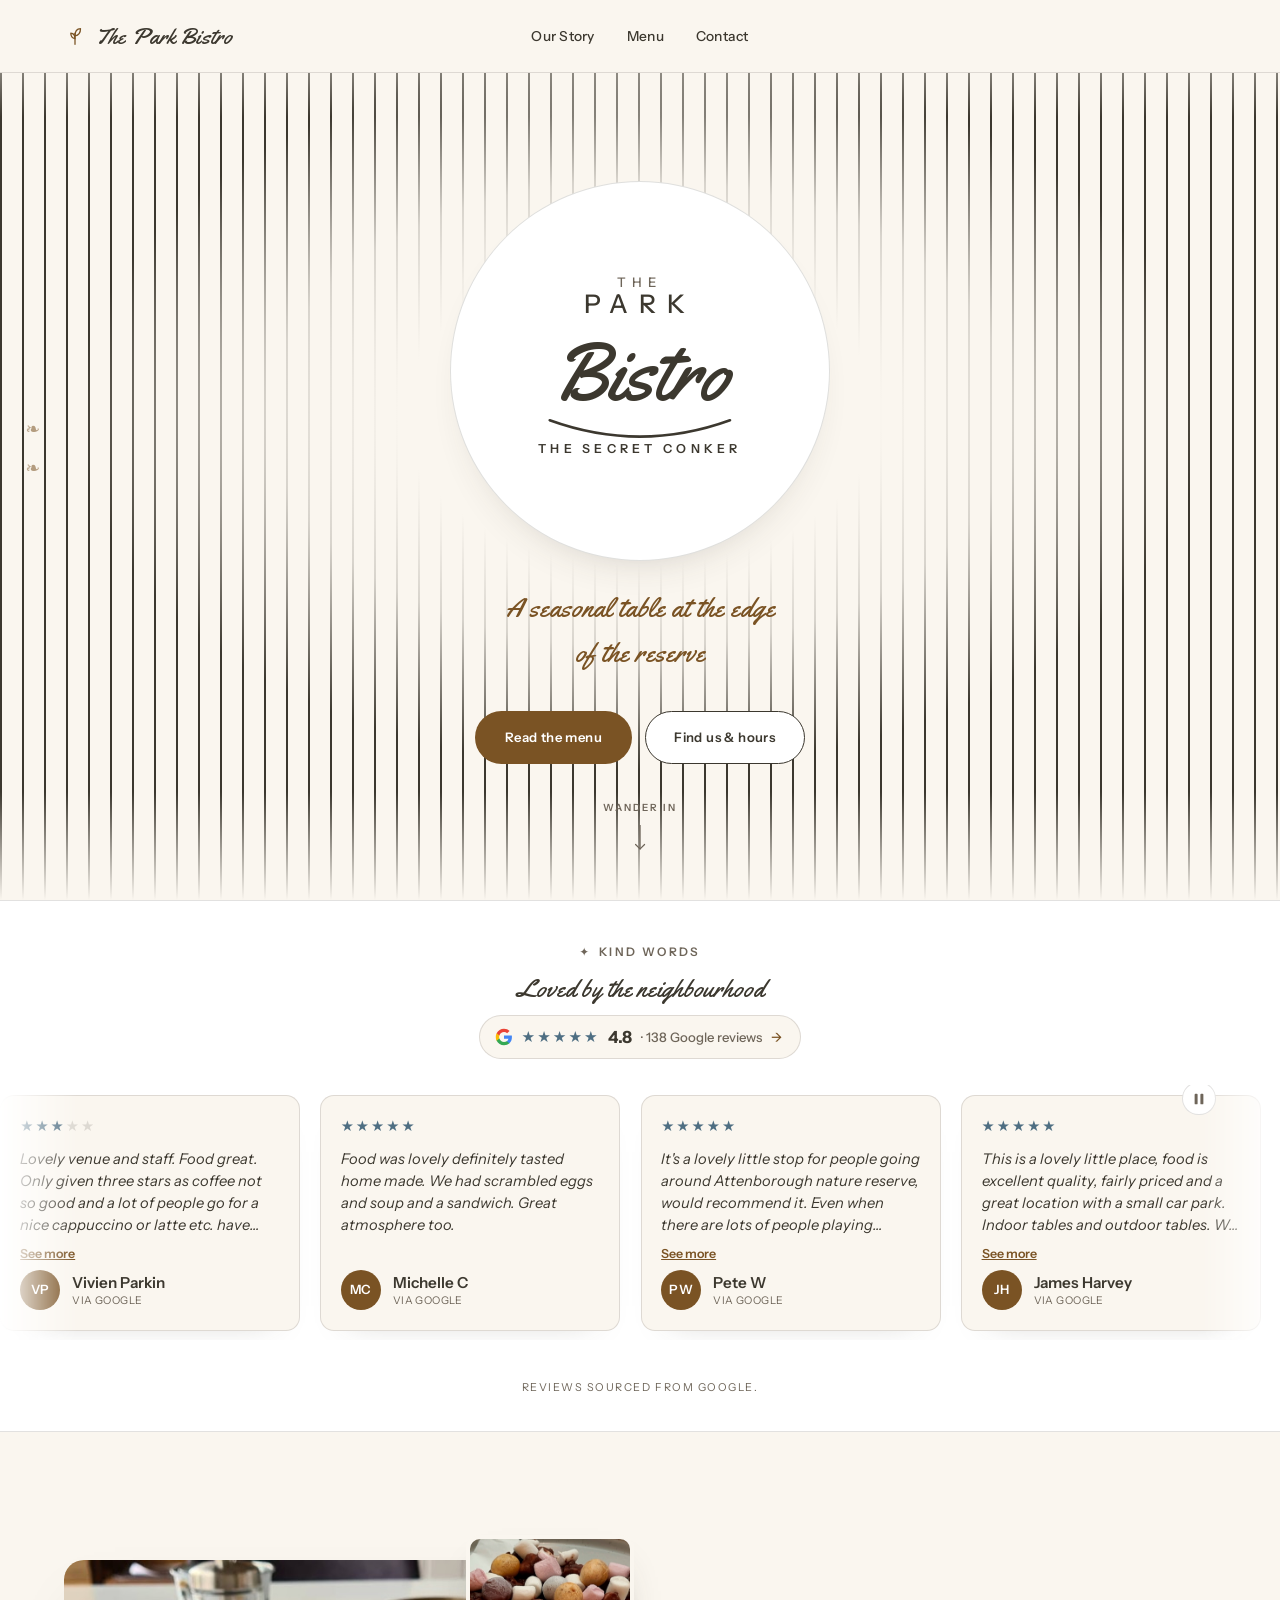
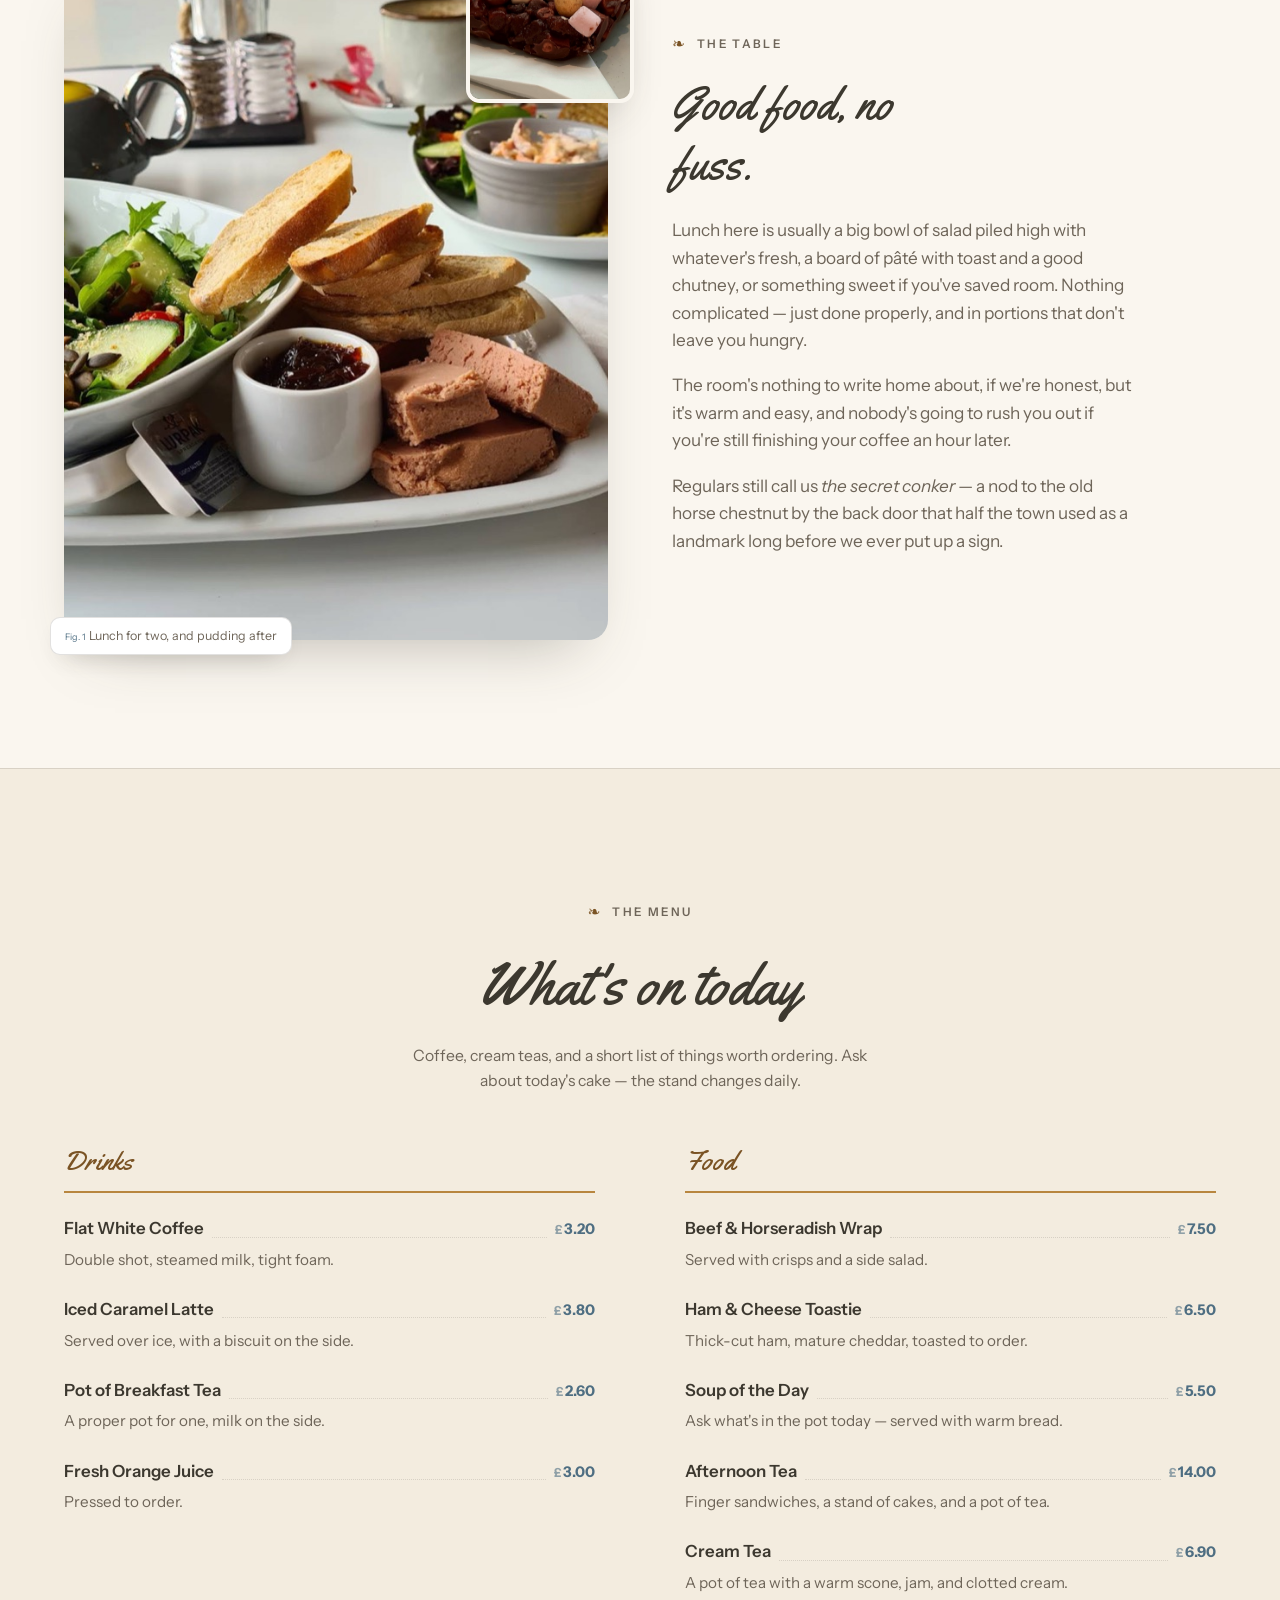
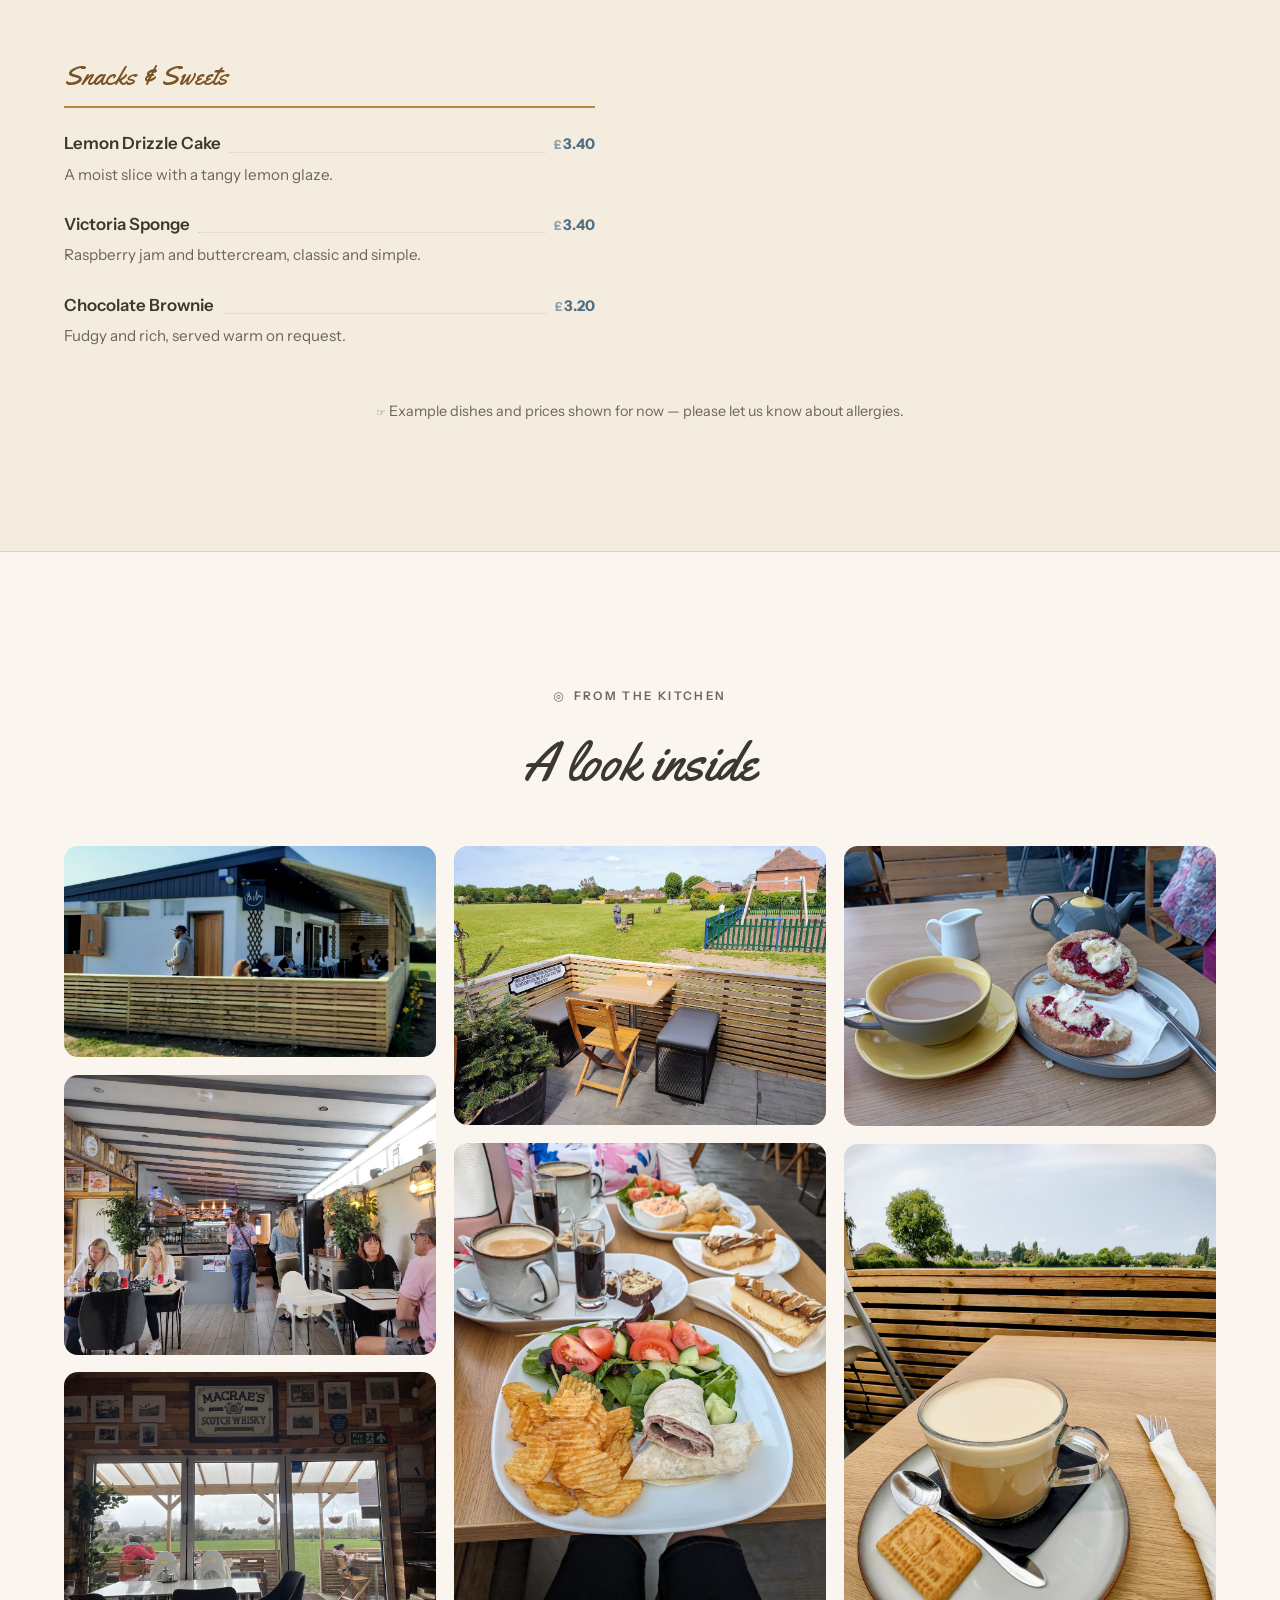
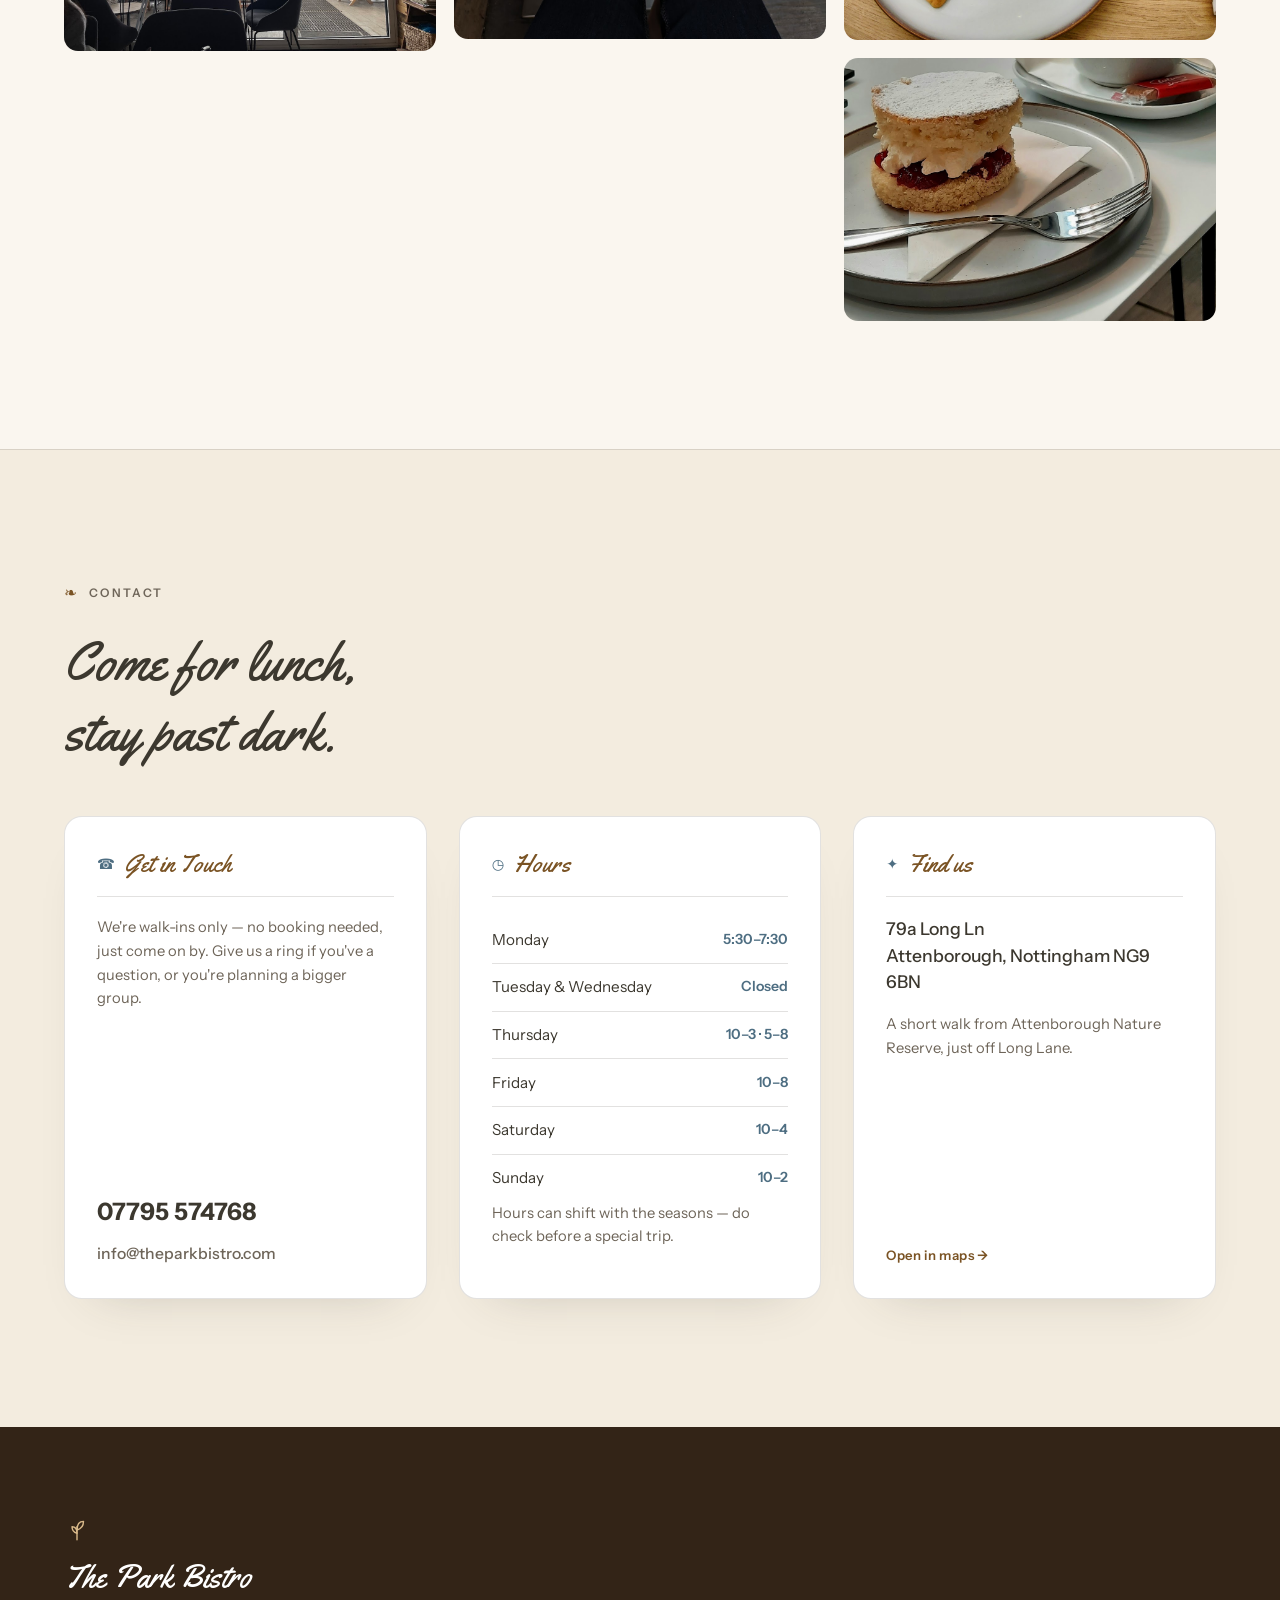
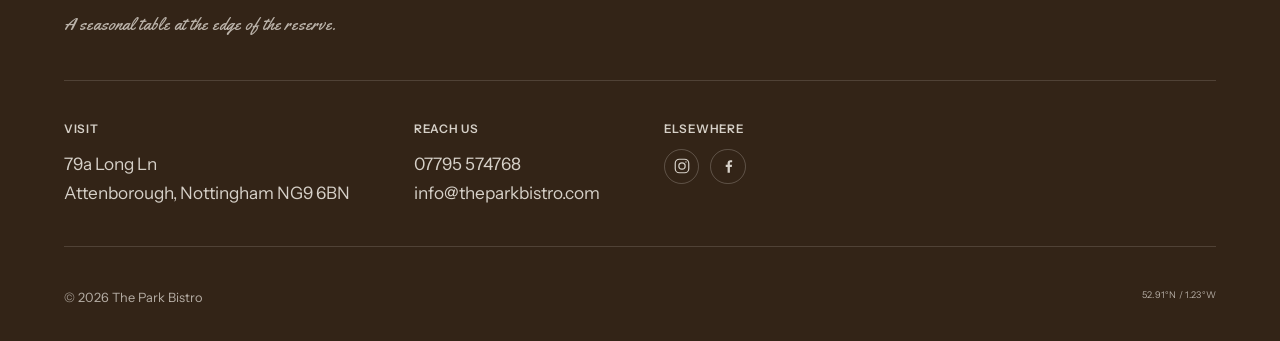
<file: index.html>
<!DOCTYPE html>
<html lang="en">
<head>
  <meta charset="UTF-8" />
  <meta name="viewport" content="width=device-width, initial-scale=1.0" />
  <title>The Park Bistro</title>
  <meta name="description" content="The Park Bistro is a seasonal, produce-driven bistro beside Attenborough Nature Reserve. Warm rooms, an open kitchen, and a menu that turns with the woods." />

  <!-- Fonts -->
  <link rel="preconnect" href="https://fonts.googleapis.com" />
  <link rel="preconnect" href="https://fonts.gstatic.com" crossorigin />
  <link href="https://fonts.googleapis.com/css2?family=Yellowtail&family=Instrument+Sans:ital,wght@0,400;0,500;0,600;0,700;1,400&display=swap" rel="stylesheet" />

  <link rel="icon" href="assets/favicon.svg" type="image/svg+xml" />
  <link rel="stylesheet" href="assets/css/styles.css" />
</head>
<body>
  <a class="skip-link" href="#menu">Skip to menu</a>

  <!-- ░░ Section index rail (desktop) ░░ -->
  <nav class="rail" aria-label="Section index">
    <a href="#story" data-rail><span class="rail__leaf" aria-hidden="true">❧</span><span class="rail__label">The Table</span></a>
    <a href="#menu" data-rail><span class="rail__leaf" aria-hidden="true">❧</span><span class="rail__label">The Menu</span></a>
  </nav>

  <!-- ░░ Header ░░ -->
  <header class="site-head" id="top">
    <a class="brand" href="#top" aria-label="The Park Bistro, home">
      <span class="brand__mark" aria-hidden="true">
        <svg viewBox="0 0 24 24" width="22" height="22" fill="none" stroke="currentColor" stroke-width="1.4" stroke-linecap="round" stroke-linejoin="round">
          <path d="M12 21c0-6 0-9 0-12" />
          <path d="M12 12c4-1 6-4 6-8-4 0-6 3-6 8Z" />
          <path d="M12 15c-3-.8-4.6-3-4.6-6C10.4 9 12 11.2 12 15Z" />
        </svg>
      </span>
      <span class="brand__word">The Park Bistro</span>
    </a>

    <nav class="site-nav" aria-label="Primary">
      <a href="#story">Our Story</a>
      <a href="#menu">Menu</a>
      <a href="contact.html">Contact</a>
    </nav>

    <button class="menu-toggle" aria-expanded="false" aria-controls="mobile-nav" aria-label="Open menu">
      <span></span><span></span>
    </button>
  </header>

  <!-- mobile nav -->
  <div class="mobile-nav" id="mobile-nav" hidden>
    <a href="#story">Our Story</a>
    <a href="#menu">Menu</a>
    <a href="contact.html">Contact</a>
    <a class="mobile-nav__call" href="tel:+447795574768">Call 07795 574768</a>
  </div>

  <main>
    <!-- ░░ Hero ░░ -->
    <section class="hero" aria-label="Introduction">
      <div class="hero__stripes" aria-hidden="true"></div>
      <div class="hero__glow" aria-hidden="true"></div>

      <div class="hero__inner">
        <h1 class="logo-badge" aria-label="The Park Bistro — The Secret Conker">
          <svg class="logo-badge__art" viewBox="0 0 360 300" role="img" aria-hidden="true">
            <text class="lg-park lg-park--the" x="180" y="42" text-anchor="middle">THE</text>
            <text class="lg-park" x="180" y="76" text-anchor="middle">PARK</text>
            <text class="lg-script" x="182" y="188" text-anchor="middle">Bistro</text>
            <path class="lg-swash" d="M64 214 Q180 256 296 214" fill="none" stroke-linecap="round" />
            <text class="lg-sub" x="180" y="256" text-anchor="middle">THE SECRET CONKER</text>
          </svg>
        </h1>

        <p class="hero__tagline">A seasonal table at the edge of the reserve</p>

        <div class="hero__actions">
          <a class="btn btn--solid" href="#menu">Read the menu</a>
          <a class="btn btn--ghost" href="contact.html">Find us &amp; hours</a>
        </div>
      </div>

      <a class="hero__cue" href="#story" aria-label="Scroll to story">
        <span>Wander in</span>
        <svg viewBox="0 0 12 30" width="12" height="30" fill="none" stroke="currentColor" stroke-width="1.2" stroke-linecap="round">
          <path d="M6 0v24" /><path d="M1.5 19.5 6 24l4.5-4.5" />
        </svg>
      </a>
    </section>

    <!-- ░░ Reviews (sliding banner) ░░ -->
    <section class="reviews" aria-label="Reviews">
      <header class="reviews__head">
        <p class="eyebrow reveal"><span class="mono">✦</span> Kind words</p>
        <h2 class="reveal">Loved by the neighbourhood</h2>
        <a
          class="reviews__rating reveal"
          data-reviews-summary
          href="https://maps.app.goo.gl/GTFs6DnJ6GR6g4HW9"
          target="_blank"
          rel="noopener"
        >
          <svg class="reviews__g" viewBox="0 0 48 48" width="18" height="18" aria-hidden="true">
            <path fill="#4285F4" d="M45.12 24.5c0-1.56-.14-3.06-.4-4.5H24v8.51h11.84c-.51 2.75-2.06 5.08-4.39 6.64v5.52h7.11c4.16-3.83 6.56-9.47 6.56-16.17z"/>
            <path fill="#34A853" d="M24 46c5.94 0 10.92-1.97 14.56-5.33l-7.11-5.52c-1.97 1.32-4.49 2.1-7.45 2.1-5.73 0-10.58-3.87-12.31-9.07H4.34v5.7C7.96 41.07 15.4 46 24 46z"/>
            <path fill="#FBBC05" d="M11.69 28.18A13.9 13.9 0 0 1 10.94 24c0-1.45.25-2.87.69-4.18v-5.7H4.34A21.93 21.93 0 0 0 2 24c0 3.55.85 6.91 2.34 9.88z"/>
            <path fill="#EA4335" d="M24 10.75c3.23 0 6.13 1.11 8.41 3.29l6.31-6.31C34.91 4.18 29.93 2 24 2 15.4 2 7.96 6.93 4.34 14.12l7.35 5.7c1.73-5.2 6.58-9.07 12.31-9.07z"/>
          </svg>
          <span class="reviews__stars" aria-hidden="true">★★★★★</span>
          <span class="reviews__score">4.8</span>
          <span class="reviews__count">· from Google reviews</span>
          <span class="reviews__arrow" aria-hidden="true">→</span>
        </a>
      </header>

      <div class="reviews__viewport">
        <button
          type="button"
          class="reviews__pause"
          data-reviews-pause
          aria-pressed="false"
          aria-label="Pause the scrolling reviews"
        >
          <svg class="reviews__pause-icon" data-icon="pause" viewBox="0 0 16 16" width="14" height="14" aria-hidden="true">
            <rect x="3" y="2" width="3.4" height="12" rx="1" fill="currentColor" />
            <rect x="9.6" y="2" width="3.4" height="12" rx="1" fill="currentColor" />
          </svg>
          <svg class="reviews__pause-icon" data-icon="play" viewBox="0 0 16 16" width="14" height="14" aria-hidden="true">
            <path d="M4 2.5v11l10-5.5z" fill="currentColor" />
          </svg>
        </button>
        <div class="reviews__track" data-reviews-track aria-live="off">
          <!-- cards injected by main.js from reviews.data.js -->
        </div>
      </div>

      <p class="reviews__attrib">Reviews sourced from Google.</p>
    </section>

    <!-- ░░ Story ░░ -->
    <section class="story" id="story">
      <div class="story__media reveal">
        <img class="story__media-main" src="assets/images/table_spread.jpg" alt="A table set for lunch: a big salad, toasted bread, pâté and chutney, and crisps" />
        <img class="story__media-accent" src="assets/images/rocky_road.jpg" alt="A thick slice of rocky road topped with mini eggs and marshmallows" />
        <figcaption class="story__cap"><span class="mono">Fig. 1</span> Lunch for two, and pudding after</figcaption>
      </div>

      <div class="story__body">
        <p class="eyebrow reveal"><span class="eyebrow__leaf" aria-hidden="true">❧</span> The Table</p>
        <h2 class="reveal">Good food, no fuss.</h2>
        <p class="reveal">
          Lunch here is usually a big bowl of salad piled high with whatever's fresh, a
          board of pâté with toast and a good chutney, or something sweet if you've saved
          room. Nothing complicated — just done properly, and in portions that don't
          leave you hungry.
        </p>
        <p class="reveal">
          The room's nothing to write home about, if we're honest, but it's warm and easy,
          and nobody's going to rush you out if you're still finishing your coffee an hour
          later.
        </p>
        <p class="reveal">
          Regulars still call us <em>the secret conker</em> — a nod to the old horse
          chestnut by the back door that half the town used as a landmark long before we
          ever put up a sign.
        </p>
      </div>
    </section>

    <!-- ░░ Menu ░░ -->
    <section class="menu" id="menu">
      <header class="menu__head">
        <p class="eyebrow reveal"><span class="eyebrow__leaf" aria-hidden="true">❧</span> The Menu</p>
        <h2 class="reveal">What's on today</h2>
        <p class="menu__note reveal">
          Coffee, cream teas, and a short list of things worth ordering. Ask about
          today's cake — the stand changes daily.
        </p>
      </header>

      <div class="menu__grid">
        <!-- Drinks -->
        <div class="course reveal">
          <h3 class="course__title">Drinks</h3>
          <ul class="dishes">
            <li class="dish">
              <div class="dish__row">
                <span class="dish__name">Flat White Coffee</span>
                <span class="dish__lead"></span>
                <span class="dish__price">3.20</span>
              </div>
              <p class="dish__desc">Double shot, steamed milk, tight foam.</p>
            </li>
            <li class="dish">
              <div class="dish__row">
                <span class="dish__name">Iced Caramel Latte</span>
                <span class="dish__lead"></span>
                <span class="dish__price">3.80</span>
              </div>
              <p class="dish__desc">Served over ice, with a biscuit on the side.</p>
            </li>
            <li class="dish">
              <div class="dish__row">
                <span class="dish__name">Pot of Breakfast Tea</span>
                <span class="dish__lead"></span>
                <span class="dish__price">2.60</span>
              </div>
              <p class="dish__desc">A proper pot for one, milk on the side.</p>
            </li>
            <li class="dish">
              <div class="dish__row">
                <span class="dish__name">Fresh Orange Juice</span>
                <span class="dish__lead"></span>
                <span class="dish__price">3.00</span>
              </div>
              <p class="dish__desc">Pressed to order.</p>
            </li>
          </ul>
        </div>

        <!-- Food -->
        <div class="course reveal">
          <h3 class="course__title">Food</h3>
          <ul class="dishes">
            <li class="dish">
              <div class="dish__row">
                <span class="dish__name">Beef &amp; Horseradish Wrap</span>
                <span class="dish__lead"></span>
                <span class="dish__price">7.50</span>
              </div>
              <p class="dish__desc">Served with crisps and a side salad.</p>
            </li>
            <li class="dish">
              <div class="dish__row">
                <span class="dish__name">Ham &amp; Cheese Toastie</span>
                <span class="dish__lead"></span>
                <span class="dish__price">6.50</span>
              </div>
              <p class="dish__desc">Thick-cut ham, mature cheddar, toasted to order.</p>
            </li>
            <li class="dish">
              <div class="dish__row">
                <span class="dish__name">Soup of the Day</span>
                <span class="dish__lead"></span>
                <span class="dish__price">5.50</span>
              </div>
              <p class="dish__desc">Ask what's in the pot today — served with warm bread.</p>
            </li>
            <li class="dish">
              <div class="dish__row">
                <span class="dish__name">Afternoon Tea</span>
                <span class="dish__lead"></span>
                <span class="dish__price">14.00</span>
              </div>
              <p class="dish__desc">Finger sandwiches, a stand of cakes, and a pot of tea.</p>
            </li>
            <li class="dish">
              <div class="dish__row">
                <span class="dish__name">Cream Tea</span>
                <span class="dish__lead"></span>
                <span class="dish__price">6.90</span>
              </div>
              <p class="dish__desc">A pot of tea with a warm scone, jam, and clotted cream.</p>
            </li>
          </ul>
        </div>

        <!-- Snacks & Sweets -->
        <div class="course reveal">
          <h3 class="course__title">Snacks &amp; Sweets</h3>
          <ul class="dishes">
            <li class="dish">
              <div class="dish__row">
                <span class="dish__name">Lemon Drizzle Cake</span>
                <span class="dish__lead"></span>
                <span class="dish__price">3.40</span>
              </div>
              <p class="dish__desc">A moist slice with a tangy lemon glaze.</p>
            </li>
            <li class="dish">
              <div class="dish__row">
                <span class="dish__name">Victoria Sponge</span>
                <span class="dish__lead"></span>
                <span class="dish__price">3.40</span>
              </div>
              <p class="dish__desc">Raspberry jam and buttercream, classic and simple.</p>
            </li>
            <li class="dish">
              <div class="dish__row">
                <span class="dish__name">Chocolate Brownie</span>
                <span class="dish__lead"></span>
                <span class="dish__price">3.20</span>
              </div>
              <p class="dish__desc">Fudgy and rich, served warm on request.</p>
            </li>
          </ul>
        </div>
      </div>

      <p class="menu__foot reveal">
        <span class="mono">☞</span> Example dishes and prices shown for now — please let us know about allergies.
      </p>
    </section>

    <!-- ░░ Gallery (our own photos) ░░ -->
    <section class="gallery" id="gallery" aria-label="Photos">
      <header class="gallery__head">
        <p class="eyebrow reveal"><span class="mono">◎</span> <span data-gallery-eyebrow>From the kitchen</span></p>
        <h2 class="reveal">A look inside</h2>
      </header>
      <div class="gallery__grid" data-photos-grid>
        <!-- photos injected by main.js from photos.data.js -->
      </div>
      <p class="gallery__attrib" data-gallery-attrib hidden>Photos from Google</p>
    </section>

    <!-- ░░ Contact ░░ -->
    <section class="visit" id="contact">
      <div class="visit__head">
        <p class="eyebrow reveal"><span class="eyebrow__leaf" aria-hidden="true">❧</span> Contact</p>
        <h2 class="reveal">Come for lunch, stay past dark.</h2>
      </div>

      <div class="visit__grid">
        <div class="visit__card reveal">
          <h3><span class="mono">☎</span> Get in Touch</h3>
          <p class="visit__soft">
            We're walk-ins only — no booking needed, just come on by. Give us a ring
            if you've a question, or you're planning a bigger group.
          </p>
          <a class="visit__big" href="tel:+447795574768">07795 574768</a>
          <a class="visit__big visit__big--alt" href="mailto:info@theparkbistro.com">info@theparkbistro.com</a>
        </div>

        <div class="visit__card reveal">
          <h3><span class="mono">◷</span> Hours</h3>
          <ul class="hours">
            <li><span>Monday</span><span class="hours__val">5:30–7:30</span></li>
            <li><span>Tuesday &amp; Wednesday</span><span class="hours__val">Closed</span></li>
            <li><span>Thursday</span><span class="hours__val">10–3 · 5–8</span></li>
            <li><span>Friday</span><span class="hours__val">10–8</span></li>
            <li><span>Saturday</span><span class="hours__val">10–4</span></li>
            <li><span>Sunday</span><span class="hours__val">10–2</span></li>
          </ul>
          <p class="visit__soft">Hours can shift with the seasons — do check before a special trip.</p>
        </div>

        <div class="visit__card reveal">
          <h3><span class="mono">✦</span> Find us</h3>
          <address class="visit__addr">
            79a Long Ln<br />
            Attenborough, Nottingham NG9 6BN
          </address>
          <p class="visit__soft">
            A short walk from Attenborough Nature Reserve, just off Long Lane.
          </p>
          <a class="visit__link" href="https://maps.google.com/?cid=6841481098849020407" target="_blank" rel="noopener">Open in maps →</a>
        </div>
      </div>
    </section>

  </main>

  <!-- ░░ Footer ░░ -->
  <footer class="site-foot">
    <div class="site-foot__brand">
      <span class="brand__mark" aria-hidden="true">
        <svg viewBox="0 0 24 24" width="26" height="26" fill="none" stroke="currentColor" stroke-width="1.3" stroke-linecap="round" stroke-linejoin="round">
          <path d="M12 21c0-6 0-9 0-12" />
          <path d="M12 12c4-1 6-4 6-8-4 0-6 3-6 8Z" />
          <path d="M12 15c-3-.8-4.6-3-4.6-6C10.4 9 12 11.2 12 15Z" />
        </svg>
      </span>
      <p class="site-foot__word">The Park Bistro</p>
      <p class="site-foot__tag">A seasonal table at the edge of the reserve.</p>
    </div>

    <div class="site-foot__cols">
      <div>
        <p class="mono site-foot__label">Visit</p>
        <p>79a Long Ln<br />Attenborough, Nottingham NG9 6BN</p>
      </div>
      <div>
        <p class="mono site-foot__label">Reach us</p>
        <p><a href="tel:+447795574768">07795 574768</a><br /><a href="mailto:info@theparkbistro.com">info@theparkbistro.com</a></p>
      </div>
      <div>
        <p class="mono site-foot__label">Elsewhere</p>
        <div class="site-foot__social">
          <a class="site-foot__social-link" href="https://www.instagram.com/the.parkbistro/?hl=en" target="_blank" rel="noopener" aria-label="The Park Bistro on Instagram">
            <svg viewBox="0 0 24 24" fill="none" stroke="currentColor" stroke-width="1.6" stroke-linecap="round" stroke-linejoin="round" aria-hidden="true">
              <rect x="3" y="3" width="18" height="18" rx="5.5" />
              <circle cx="12" cy="12" r="4.2" />
              <circle cx="17.3" cy="6.7" r="0.9" fill="currentColor" stroke="none" />
            </svg>
          </a>
          <a class="site-foot__social-link" href="https://www.facebook.com/theparkbistrosecretconker/" target="_blank" rel="noopener" aria-label="The Park Bistro on Facebook">
            <svg viewBox="0 0 24 24" fill="currentColor" aria-hidden="true">
              <path d="M14.5 21v-7.6h2.55l.38-2.96h-2.93V8.55c0-.86.24-1.44 1.47-1.44h1.57V4.46c-.27-.04-1.2-.12-2.29-.12-2.26 0-3.81 1.38-3.81 3.92v2.18H8.98v2.96h2.46V21h3.06Z" />
            </svg>
          </a>
        </div>
      </div>
    </div>

    <p class="site-foot__fine">
      <span>© <span id="year">2026</span> The Park Bistro</span>
      <span class="mono">52.91°N / 1.23°W</span>
    </p>
  </footer>

  <script src="assets/js/reviews.data.js"></script>
  <script src="assets/js/photos.data.js"></script>
  <script src="assets/js/main.js"></script>
</body>
</html>
</file>
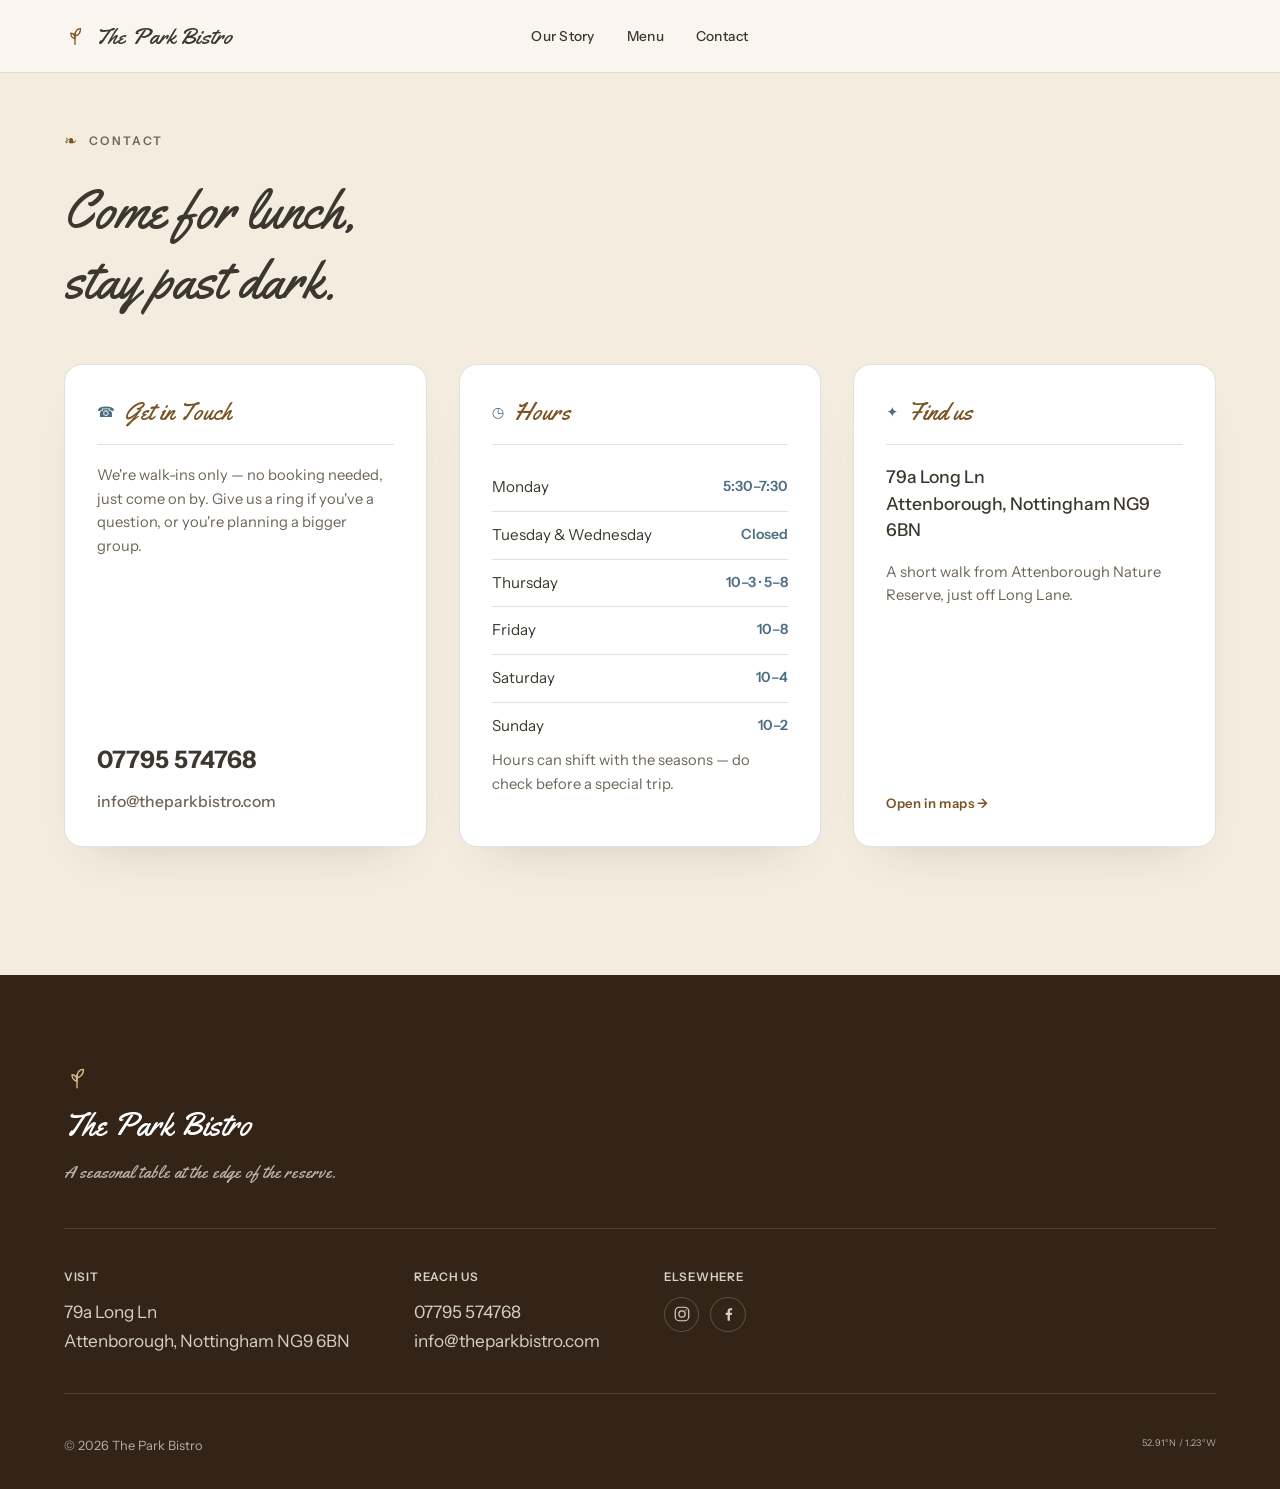
<file: contact.html>
<!DOCTYPE html>
<html lang="en">
<head>
  <meta charset="UTF-8" />
  <meta name="viewport" content="width=device-width, initial-scale=1.0" />
  <title>Contact — The Park Bistro</title>
  <meta name="description" content="Find The Park Bistro's phone number, hours, and address — a short walk from Attenborough Nature Reserve. Walk-ins only, no booking needed." />

  <!-- Fonts -->
  <link rel="preconnect" href="https://fonts.googleapis.com" />
  <link rel="preconnect" href="https://fonts.gstatic.com" crossorigin />
  <link href="https://fonts.googleapis.com/css2?family=Yellowtail&family=Instrument+Sans:ital,wght@0,400;0,500;0,600;0,700;1,400&display=swap" rel="stylesheet" />

  <link rel="icon" href="assets/favicon.svg" type="image/svg+xml" />
  <link rel="stylesheet" href="assets/css/styles.css" />
</head>
<body>
  <a class="skip-link" href="#contact">Skip to contact details</a>

  <!-- ░░ Header ░░ -->
  <header class="site-head">
    <a class="brand" href="index.html" aria-label="The Park Bistro, home">
      <span class="brand__mark" aria-hidden="true">
        <svg viewBox="0 0 24 24" width="22" height="22" fill="none" stroke="currentColor" stroke-width="1.4" stroke-linecap="round" stroke-linejoin="round">
          <path d="M12 21c0-6 0-9 0-12" />
          <path d="M12 12c4-1 6-4 6-8-4 0-6 3-6 8Z" />
          <path d="M12 15c-3-.8-4.6-3-4.6-6C10.4 9 12 11.2 12 15Z" />
        </svg>
      </span>
      <span class="brand__word">The Park Bistro</span>
    </a>

    <nav class="site-nav" aria-label="Primary">
      <a href="index.html#story">Our Story</a>
      <a href="index.html#menu">Menu</a>
      <a href="contact.html">Contact</a>
    </nav>

    <button class="menu-toggle" aria-expanded="false" aria-controls="mobile-nav" aria-label="Open menu">
      <span></span><span></span>
    </button>
  </header>

  <!-- mobile nav -->
  <div class="mobile-nav" id="mobile-nav" hidden>
    <a href="index.html#story">Our Story</a>
    <a href="index.html#menu">Menu</a>
    <a href="contact.html">Contact</a>
    <a class="mobile-nav__call" href="tel:+447795574768">Call 07795 574768</a>
  </div>

  <main>
    <!-- ░░ Contact ░░ -->
    <section class="visit visit--standalone" id="contact">
      <div class="visit__head">
        <p class="eyebrow reveal"><span class="eyebrow__leaf" aria-hidden="true">❧</span> Contact</p>
        <h2 class="reveal">Come for lunch, stay past dark.</h2>
      </div>

      <div class="visit__grid">
        <div class="visit__card reveal">
          <h3><span class="mono">☎</span> Get in Touch</h3>
          <p class="visit__soft">
            We're walk-ins only — no booking needed, just come on by. Give us a ring
            if you've a question, or you're planning a bigger group.
          </p>
          <a class="visit__big" href="tel:+447795574768">07795 574768</a>
          <a class="visit__big visit__big--alt" href="mailto:info@theparkbistro.com">info@theparkbistro.com</a>
        </div>

        <div class="visit__card reveal">
          <h3><span class="mono">◷</span> Hours</h3>
          <ul class="hours">
            <li><span>Monday</span><span class="hours__val">5:30–7:30</span></li>
            <li><span>Tuesday &amp; Wednesday</span><span class="hours__val">Closed</span></li>
            <li><span>Thursday</span><span class="hours__val">10–3 · 5–8</span></li>
            <li><span>Friday</span><span class="hours__val">10–8</span></li>
            <li><span>Saturday</span><span class="hours__val">10–4</span></li>
            <li><span>Sunday</span><span class="hours__val">10–2</span></li>
          </ul>
          <p class="visit__soft">Hours can shift with the seasons — do check before a special trip.</p>
        </div>

        <div class="visit__card reveal">
          <h3><span class="mono">✦</span> Find us</h3>
          <address class="visit__addr">
            79a Long Ln<br />
            Attenborough, Nottingham NG9 6BN
          </address>
          <p class="visit__soft">
            A short walk from Attenborough Nature Reserve, just off Long Lane.
          </p>
          <a class="visit__link" href="https://maps.google.com/?cid=6841481098849020407" target="_blank" rel="noopener">Open in maps →</a>
        </div>
      </div>
    </section>
  </main>

  <!-- ░░ Footer ░░ -->
  <footer class="site-foot">
    <div class="site-foot__brand">
      <span class="brand__mark" aria-hidden="true">
        <svg viewBox="0 0 24 24" width="26" height="26" fill="none" stroke="currentColor" stroke-width="1.3" stroke-linecap="round" stroke-linejoin="round">
          <path d="M12 21c0-6 0-9 0-12" />
          <path d="M12 12c4-1 6-4 6-8-4 0-6 3-6 8Z" />
          <path d="M12 15c-3-.8-4.6-3-4.6-6C10.4 9 12 11.2 12 15Z" />
        </svg>
      </span>
      <p class="site-foot__word">The Park Bistro</p>
      <p class="site-foot__tag">A seasonal table at the edge of the reserve.</p>
    </div>

    <div class="site-foot__cols">
      <div>
        <p class="mono site-foot__label">Visit</p>
        <p>79a Long Ln<br />Attenborough, Nottingham NG9 6BN</p>
      </div>
      <div>
        <p class="mono site-foot__label">Reach us</p>
        <p><a href="tel:+447795574768">07795 574768</a><br /><a href="mailto:info@theparkbistro.com">info@theparkbistro.com</a></p>
      </div>
      <div>
        <p class="mono site-foot__label">Elsewhere</p>
        <div class="site-foot__social">
          <a class="site-foot__social-link" href="https://www.instagram.com/the.parkbistro/?hl=en" target="_blank" rel="noopener" aria-label="The Park Bistro on Instagram">
            <svg viewBox="0 0 24 24" fill="none" stroke="currentColor" stroke-width="1.6" stroke-linecap="round" stroke-linejoin="round" aria-hidden="true">
              <rect x="3" y="3" width="18" height="18" rx="5.5" />
              <circle cx="12" cy="12" r="4.2" />
              <circle cx="17.3" cy="6.7" r="0.9" fill="currentColor" stroke="none" />
            </svg>
          </a>
          <a class="site-foot__social-link" href="https://www.facebook.com/theparkbistrosecretconker/" target="_blank" rel="noopener" aria-label="The Park Bistro on Facebook">
            <svg viewBox="0 0 24 24" fill="currentColor" aria-hidden="true">
              <path d="M14.5 21v-7.6h2.55l.38-2.96h-2.93V8.55c0-.86.24-1.44 1.47-1.44h1.57V4.46c-.27-.04-1.2-.12-2.29-.12-2.26 0-3.81 1.38-3.81 3.92v2.18H8.98v2.96h2.46V21h3.06Z" />
            </svg>
          </a>
        </div>
      </div>
    </div>

    <p class="site-foot__fine">
      <span>© <span id="year">2026</span> The Park Bistro</span>
      <span class="mono">52.91°N / 1.23°W</span>
    </p>
  </footer>

  <script src="assets/js/main.js"></script>
</body>
</html>
</file>
<file: assets/css/styles.css>
/* =====================================================================
   The Park Bistro — a warm neighbourhood table
   Warm ivory, caramel brown, dusty blue, soft charcoal. A hand-lettered
   script for the moments that carry the brand's voice, a clean warm
   sans for everything you need to actually read.
   ===================================================================== */

:root {
  /* palette — warm and inviting: greys, caramel browns, blues, whites */
  --white:       #FFFFFF;  /* cards & lifted surfaces */
  --paper:       #FAF6EF;  /* warm ivory, the page */
  --paper-alt:   #F3ECDF;  /* soft section tint */
  --cream:       #FFFFFF;
  --ink:         #3C382F;  /* warm charcoal — never a hard black */
  --ink-soft:    #6E6559;  /* warm mid-grey body text — 4.87:1 on paper-alt, meets WCAG AA */
  --sage:        #B8863F;  /* caramel — primary accent (borders, light touches) */
  --sage-deep:   #7A5324;  /* deep caramel brown — buttons, icons, headings */
  --dusk:        #7191A6;  /* dusty blue — secondary accent */
  --dusk-deep:   #4E6E82;  /* deeper blue — hover on blue elements */
  --deep:        #332417;  /* dark caramel brown — footer */
  --line:        rgba(60, 56, 47, 0.15);
  --line-soft:   rgba(60, 56, 47, 0.08);
  --cream-line:  rgba(255, 255, 255, 0.26);

  /* type — a script for the brand's voice, used with restraint; a warm sans for everything else */
  --display: "Yellowtail", "Segoe Script", cursive;
  --body:    "Instrument Sans", system-ui, -apple-system, sans-serif;
  --mono:    "Instrument Sans", system-ui, -apple-system, sans-serif; /* small tracked labels — no typewriter mono */

  /* rhythm */
  --pad-x: clamp(1.25rem, 5vw, 6.5rem);
  --section-y: clamp(4.5rem, 10vw, 9rem);
  --maxw: 1280px;

  --ease: cubic-bezier(0.22, 1, 0.36, 1);
}

/* ---------- reset ---------- */
*, *::before, *::after { box-sizing: border-box; }
* { margin: 0; }
html { -webkit-text-size-adjust: 100%; scroll-behavior: smooth; }
@media (prefers-reduced-motion: reduce) { html { scroll-behavior: auto; } }

body {
  font-family: var(--body);
  background: var(--paper);
  color: var(--ink);
  line-height: 1.6;
  font-size: clamp(1rem, 0.55vw + 0.9rem, 1.075rem);
  -webkit-font-smoothing: antialiased;
  text-rendering: optimizeLegibility;
  overflow-x: hidden;
}

img { max-width: 100%; display: block; }
a { color: inherit; text-decoration: none; }
h1, h2, h3 { font-family: var(--display); font-weight: 400; letter-spacing: 0; line-height: 1.3; }

.skip-link {
  position: absolute; left: 1rem; top: -3rem; z-index: 200;
  background: var(--ink); color: var(--cream); padding: 0.6rem 1rem;
  border-radius: 6px; transition: top 0.2s;
}
.skip-link:focus { top: 1rem; }

:focus-visible { outline: 2px solid var(--sage-deep); outline-offset: 3px; border-radius: 2px; }

/* ---------- shared bits ---------- */
.mono {
  font-family: var(--mono);
  font-size: 0.72em;
  letter-spacing: 0.02em;
  color: var(--sage-deep);
}

.eyebrow {
  display: inline-flex; align-items: center; gap: 0.6rem;
  font-family: var(--body);
  font-weight: 600;
  font-size: 0.74rem;
  letter-spacing: 0.2em;
  text-transform: uppercase;
  color: var(--ink-soft);
  margin-bottom: 1.4rem;
}
.eyebrow__leaf { color: var(--sage-deep); font-size: 1.3em; font-weight: 400; }
.eyebrow .mono { font-size: 1em; color: inherit; }

.btn {
  display: inline-flex; align-items: center; justify-content: center;
  font-family: var(--body);
  font-weight: 600;
  font-size: 0.82rem; letter-spacing: 0.03em;
  padding: 0.95rem 1.8rem; border-radius: 999px;
  border: 1px solid transparent;
  transition: transform 0.35s var(--ease), background 0.35s var(--ease), color 0.35s var(--ease), border-color 0.35s var(--ease);
}
.btn:hover { transform: translateY(-2px); }
.btn--solid { background: var(--sage-deep); color: var(--white); }
.btn--solid:hover { background: #5C3D1A; }
.btn--ghost { background: var(--white); border-color: var(--ink); color: var(--ink); }
.btn--ghost:hover { border-color: var(--sage-deep); background: var(--sage-deep); color: var(--white); }

/* =====================================================================
   Index rail (desktop only)
   ===================================================================== */
.rail {
  position: fixed; left: clamp(1rem, 2vw, 1.9rem); top: 50%;
  transform: translateY(-50%);
  z-index: 60;
  display: none;
  flex-direction: column; gap: 1.15rem;
  mix-blend-mode: normal;
}
.rail a {
  display: flex; align-items: baseline; gap: 0.6rem;
  font-family: var(--body); font-weight: 600; font-size: 0.7rem; letter-spacing: 0.1em;
  text-transform: uppercase; color: var(--ink-soft);
  opacity: 0.55; transition: opacity 0.3s, color 0.3s;
}
.rail a:hover, .rail a.is-active { opacity: 1; color: var(--ink); }
.rail__leaf { color: var(--sage-deep); font-size: 1.1rem; line-height: 1; }
.rail__label {
  max-width: 0; overflow: hidden; white-space: nowrap;
  transition: max-width 0.4s var(--ease);
}
.rail a:hover .rail__label, .rail a.is-active .rail__label { max-width: 9rem; }
@media (min-width: 1180px) { .rail { display: flex; } }

/* =====================================================================
   Header
   ===================================================================== */
.site-head {
  position: fixed; inset: 0 0 auto 0; z-index: 100;
  display: grid; grid-template-columns: 1fr auto 1fr;
  align-items: center;
  gap: 1rem;
  padding: 1.1rem var(--pad-x);
  color: var(--ink);
  background: var(--paper);
  border-bottom: 1px solid var(--line);
  transition: padding 0.4s var(--ease), box-shadow 0.4s var(--ease);
}
.site-head.is-stuck {
  box-shadow: 0 12px 30px -22px rgba(60, 56, 47, 0.4);
  padding-top: 0.85rem; padding-bottom: 0.85rem;
}

.brand { display: inline-flex; align-items: center; gap: 0.55rem; justify-self: start; grid-column: 1; }
.brand__mark { display: inline-flex; color: var(--sage-deep); }
.brand__word {
  font-family: var(--display);
  font-size: 1.45rem; font-weight: 400; letter-spacing: 0;
}

.site-nav { display: flex; gap: clamp(1.2rem, 2.5vw, 2.4rem); justify-self: center; grid-column: 2; }
.site-nav a {
  font-family: var(--body); font-weight: 500; font-size: 0.86rem; letter-spacing: 0.02em;
  position: relative; padding: 0.3rem 0;
}
.site-nav a::after {
  content: ""; position: absolute; left: 0; bottom: 0; height: 1px; width: 0;
  background: currentColor; transition: width 0.35s var(--ease);
}
.site-nav a:hover::after { width: 100%; }

.menu-toggle {
  display: none; flex-direction: column; gap: 5px;
  background: none; border: 0; cursor: pointer; padding: 6px;
  justify-self: end; grid-column: 3;
}
.menu-toggle span { width: 24px; height: 1.5px; background: currentColor; transition: transform 0.3s, opacity 0.3s; }
.menu-toggle[aria-expanded="true"] span:first-child { transform: translateY(6.5px) rotate(45deg); }
.menu-toggle[aria-expanded="true"] span:last-child { transform: translateY(-6.5px) rotate(-45deg); }

.mobile-nav {
  position: fixed; inset: 0; z-index: 90;
  background: var(--sage-deep); color: var(--cream);
  display: none; flex-direction: column; align-items: center; justify-content: center;
  gap: 2rem;
  font-family: var(--display); font-size: 2.1rem;
}
.mobile-nav:not([hidden]) { display: flex; }
.mobile-nav a { opacity: 0; transform: translateY(12px); transition: opacity 0.4s, transform 0.4s; }
.mobile-nav.is-open a { opacity: 1; transform: none; }
.mobile-nav__call {
  font-family: var(--body) !important; font-weight: 600; font-size: 0.95rem !important;
  letter-spacing: 0.04em; text-transform: uppercase;
  border: 1px solid var(--cream-line); border-radius: 999px; padding: 0.8rem 1.6rem;
  margin-top: 0.5rem;
}

/* =====================================================================
   Hero
   ===================================================================== */
.hero {
  position: relative;
  min-height: 100svh;
  display: flex; align-items: center; justify-content: center;
  text-align: center;
  padding: clamp(7rem, 14vh, 10rem) var(--pad-x) clamp(5rem, 9vh, 7rem);
  background: var(--paper);
  color: var(--ink);
  isolation: isolate;
  overflow: hidden;
}

/* pinstripes across the room — echoing the ceiling beams */
.hero__stripes {
  position: absolute; inset: 0; z-index: -2;
  background: repeating-linear-gradient(
    to right,
    var(--ink) 0, var(--ink) 2px,
    transparent 2px, transparent 22px
  );
  opacity: 1;
}
/* soft white breathing room behind the mark so the type stays legible */
.hero__glow {
  position: absolute; inset: 0; z-index: -1;
  background:
    linear-gradient(to bottom, var(--paper) 0%, rgba(250, 246, 239, 0) 13%),
    linear-gradient(to top, var(--paper) 0%, rgba(250, 246, 239, 0) 12%),
    radial-gradient(58% 52% at 50% 46%,
      var(--paper) 0%, var(--paper) 32%,
      rgba(250, 246, 239, 0.82) 50%, rgba(250, 246, 239, 0) 76%);
}

.hero__inner {
  position: relative;
  display: flex; flex-direction: column; align-items: center;
  max-width: 46rem;
}

/* the logo badge — a white disc carrying the wordmark, over the stripes */
.logo-badge {
  width: clamp(230px, 40vw, 380px);
  aspect-ratio: 1;
  margin: 0;
  background: var(--white);
  border-radius: 50%;
  border: 1.5px solid rgba(60, 56, 47, 0.16);
  display: grid; place-items: center;
  box-shadow: 0 20px 44px -30px rgba(60, 56, 47, 0.3);
  animation: badge-in 1.1s var(--ease) both;
}
.logo-badge__art { width: 74%; height: auto; display: block; }
.lg-park {
  font-family: var(--body); font-weight: 500; font-size: 33px;
  letter-spacing: 14px; fill: var(--ink);
}
.lg-park--the { font-size: 17px; letter-spacing: 8px; fill: var(--ink-soft); }
.lg-script { font-family: var(--display); font-size: 104px; fill: var(--ink); }
.lg-swash { stroke: var(--ink); stroke-width: 3.4; }
.lg-sub {
  font-family: var(--body); font-size: 16px; font-weight: 600;
  letter-spacing: 5.5px; fill: var(--ink);
}
@keyframes badge-in {
  from { opacity: 0; transform: translateY(16px) scale(0.97); }
  to   { opacity: 1; transform: none; }
}

.hero__tagline {
  margin-top: 1.6rem;
  font-family: var(--display); font-weight: 400;
  font-size: clamp(1.3rem, 2.4vw, 1.75rem);
  color: var(--sage-deep); max-width: 24ch;
}
.hero__actions { display: flex; flex-wrap: wrap; justify-content: center; gap: 0.8rem; margin-top: 2.2rem; }

.hero__cue {
  position: absolute; left: 50%; transform: translateX(-50%);
  bottom: clamp(2rem, 5vh, 3.2rem);
  display: none; flex-direction: column; align-items: center; gap: 0.6rem;
  font-family: var(--body); font-weight: 600; font-size: 0.62rem; letter-spacing: 0.2em;
  text-transform: uppercase; color: var(--ink-soft);
}
.hero__cue svg { animation: bob 2.4s ease-in-out infinite; }
@keyframes bob { 0%, 100% { transform: translateY(0); } 50% { transform: translateY(5px); } }
@media (min-width: 780px) and (min-height: 840px) { .hero__cue { display: flex; } }

/* =====================================================================
   Story
   ===================================================================== */
.story {
  display: grid; grid-template-columns: 1fr 1fr; gap: clamp(2rem, 5vw, 5rem);
  align-items: center;
  max-width: var(--maxw); margin-inline: auto;
  padding: var(--section-y) var(--pad-x);
}
.story__media { position: relative; }
.story__media-main {
  width: 100%; aspect-ratio: 4 / 5; object-fit: cover;
  border-radius: 20px;
  box-shadow: 0 30px 60px -30px rgba(60, 56, 47, 0.35);
}
.story__media-accent {
  position: absolute; top: -1.6rem; right: -1.6rem;
  width: clamp(110px, 32%, 168px);
  aspect-ratio: 1; object-fit: cover;
  border-radius: 14px;
  border: 4px solid var(--paper);
  box-shadow: 0 20px 40px -22px rgba(60, 56, 47, 0.45);
}
.story__cap {
  position: absolute; bottom: -0.9rem; left: -0.9rem;
  background: var(--cream); color: var(--ink-soft);
  padding: 0.5rem 0.9rem; border: 1px solid var(--line);
  border-radius: 10px;
  font-size: 0.78rem; box-shadow: 0 10px 24px -14px rgba(60, 56, 47, 0.45);
}
.story__cap .mono { color: var(--dusk-deep); }

.story__body h2 {
  font-size: clamp(2rem, 3.6vw, 3.1rem);
  margin-bottom: 1.4rem; max-width: 15ch;
}
.story__body p { color: var(--ink-soft); margin-bottom: 1.1rem; max-width: 42ch; }

/* =====================================================================
   Menu
   ===================================================================== */
.menu {
  background: var(--paper-alt);
  border-block: 1px solid var(--line);
  padding: var(--section-y) var(--pad-x);
}
.menu__head { max-width: var(--maxw); margin: 0 auto 3.2rem; text-align: center; }
.menu__head .eyebrow { justify-content: center; }
.menu__head h2 { font-size: clamp(2.4rem, 4.6vw, 3.9rem); font-weight: 400; }
.menu__note {
  max-width: 46ch; margin: 1.2rem auto 0; color: var(--ink-soft);
  font-size: 0.98rem;
}

.menu__grid {
  max-width: var(--maxw); margin-inline: auto;
  display: grid; grid-template-columns: 1fr 1fr;
  gap: clamp(2.4rem, 5vw, 5rem) clamp(3rem, 7vw, 7rem);
}

.course__title {
  font-size: 1.7rem;
  padding-bottom: 0.7rem; margin-bottom: 1.4rem;
  border-bottom: 2px solid var(--sage);
  color: var(--sage-deep);
}

.dishes { list-style: none; padding: 0; display: flex; flex-direction: column; gap: 1.5rem; }
.dish__row { display: flex; align-items: baseline; gap: 0.5rem; }
.dish__name { font-family: var(--body); font-size: 1.05rem; font-weight: 600; flex-shrink: 0; max-width: 78%; }
.dish__lead {
  flex: 1; align-self: flex-end; margin-bottom: 0.28rem;
  border-bottom: 1px dotted var(--line);
  min-width: 1.2rem;
}
.dish__price {
  font-family: var(--body); font-weight: 700; font-size: 0.92rem; color: var(--dusk-deep);
  flex-shrink: 0;
}
.dish__price::before { content: "£"; opacity: 0.6; font-size: 0.85em; margin-right: 1px; }
.dish__desc { margin-top: 0.35rem; color: var(--ink-soft); font-size: 0.95rem; max-width: 46ch; }
.dish__tag {
  display: inline-block; margin-left: 0.15rem;
  font-family: var(--mono); font-size: 0.68rem;
  letter-spacing: 0.03em; color: var(--sage-deep);
  border: 1px solid var(--line); border-radius: 6px;
  padding: 0.05rem 0.4rem; white-space: nowrap;
}

.menu__foot {
  max-width: var(--maxw); margin: 3.2rem auto 0; text-align: center;
  font-size: 0.9rem; color: var(--ink-soft);
}
.menu__foot .mono { color: var(--dusk-deep); }

/* =====================================================================
   Gallery
   ===================================================================== */
.gallery {
  max-width: var(--maxw); margin-inline: auto;
  padding: var(--section-y) var(--pad-x);
}
.gallery__head { text-align: center; margin-bottom: clamp(2rem, 4vw, 3rem); }
.gallery__head .eyebrow { justify-content: center; }
.gallery__head h2 { font-size: clamp(2.1rem, 4.2vw, 3.4rem); }

.gallery__grid {
  column-count: 3;
  column-gap: clamp(0.7rem, 1.4vw, 1.1rem);
}
@media (max-width: 900px) { .gallery__grid { column-count: 2; } }
@media (max-width: 520px) { .gallery__grid { column-count: 1; } }

.gphoto {
  break-inside: avoid;
  margin: 0 0 clamp(0.7rem, 1.4vw, 1.1rem);
  position: relative;
  overflow: hidden;
  border-radius: 14px;
  background: var(--paper-alt);
}
.gphoto img {
  width: 100%; height: auto; display: block;
  transition: transform 0.9s var(--ease);
}
.gphoto:hover img { transform: scale(1.04); }
.gphoto__credit {
  position: absolute; inset: auto 0 0 0;
  padding: 1.6rem 0.8rem 0.55rem;
  font-family: var(--mono); font-size: 0.62rem; letter-spacing: 0.02em;
  color: rgba(255, 255, 255, 0.92);
  background: linear-gradient(to top, rgba(30, 34, 30, 0.72), transparent);
  opacity: 0; transition: opacity 0.35s var(--ease);
}
.gphoto:hover .gphoto__credit, .gphoto:focus-within .gphoto__credit { opacity: 1; }
.gphoto__credit a { color: #fff; text-decoration: underline; }

.gallery__attrib {
  text-align: center; margin-top: clamp(1.4rem, 3vw, 2.2rem);
  font-family: var(--mono); font-size: 0.68rem; letter-spacing: 0.14em;
  text-transform: uppercase; color: var(--ink-soft);
}

/* =====================================================================
   Reviews — a compact sliding banner, right after the hero
   ===================================================================== */
.reviews {
  background: var(--white);
  border-top: 1px solid var(--line);
  border-bottom: 1px solid var(--line);
  padding: clamp(1.6rem, 3vw, 2.2rem) 0;
  overflow: hidden;
}
.reviews__head {
  max-width: var(--maxw); margin: 0 auto;
  padding-inline: var(--pad-x);
  text-align: center;
}
.reviews__head .eyebrow { justify-content: center; margin-bottom: 0.6rem; }
.reviews__head h2 { font-size: clamp(1.3rem, 2vw, 1.7rem); }
.reviews__rating {
  display: inline-flex; align-items: center; gap: 0.55rem;
  margin-top: 0.6rem;
  padding: 0.5rem 1.1rem 0.5rem 0.9rem;
  border: 1px solid var(--line);
  border-radius: 999px;
  background: var(--paper);
  font-family: var(--body); font-weight: 500; font-size: 0.82rem;
  color: var(--ink-soft);
  transition: transform 0.3s var(--ease), border-color 0.3s, box-shadow 0.3s;
}
.reviews__rating:hover {
  transform: translateY(-2px);
  border-color: var(--sage);
  box-shadow: 0 14px 28px -18px rgba(60, 56, 47, 0.4);
}
.reviews__stars { color: var(--dusk-deep); letter-spacing: 2px; font-size: 0.95rem; }
.reviews__score { font-family: var(--body); font-weight: 700; font-size: 1.05rem; color: var(--ink); }
.reviews__arrow { color: var(--sage-deep); transition: transform 0.3s var(--ease); }
.reviews__rating:hover .reviews__arrow { transform: translateX(3px); }

.reviews__viewport {
  position: relative;
  margin-top: clamp(1.2rem, 2.5vw, 1.6rem);
  overflow: hidden;
  -webkit-mask: linear-gradient(90deg, transparent, #000 6%, #000 94%, transparent);
          mask: linear-gradient(90deg, transparent, #000 6%, #000 94%, transparent);
}

.reviews__pause {
  position: absolute; top: -0.2rem; right: var(--pad-x); z-index: 5;
  display: grid; place-items: center;
  width: 2.1rem; height: 2.1rem; border-radius: 50%;
  background: var(--white); border: 1px solid var(--line);
  color: var(--ink-soft); cursor: pointer;
  transition: color 0.25s, border-color 0.25s;
}
.reviews__pause:hover, .reviews__pause:focus-visible { color: var(--sage-deep); border-color: var(--sage); }
.reviews__pause[aria-pressed="true"] [data-icon="pause"] { display: none; }
.reviews__pause[aria-pressed="false"] [data-icon="play"] { display: none; }
.reviews__track {
  display: flex; gap: clamp(1rem, 1.6vw, 1.4rem); width: max-content;
  padding-block: 0.6rem;
  animation: review-slide 70s linear infinite;
}
.reviews__viewport:hover .reviews__track { animation-play-state: paused; }
@keyframes review-slide { from { transform: translateX(0); } to { transform: translateX(-50%); } }

.review {
  flex: 0 0 auto; width: clamp(250px, 24vw, 300px);
  background: var(--paper);
  border: 1px solid var(--line);
  border-radius: 14px;
  padding: clamp(1rem, 1.5vw, 1.3rem);
  display: flex; flex-direction: column; gap: 0.6rem;
  box-shadow: 0 16px 32px -30px rgba(60, 56, 47, 0.35);
}
.review__stars { color: var(--dusk-deep); letter-spacing: 2px; font-size: 0.92rem; }
.review__stars-empty { color: var(--line); }
.review__text {
  font-family: var(--body); font-size: 0.92rem; line-height: 1.5;
  color: var(--ink); font-style: italic;
  display: -webkit-box; -webkit-box-orient: vertical; -webkit-line-clamp: 4;
  overflow: hidden;
}
.review__text.is-expanded {
  -webkit-line-clamp: unset; overflow: visible;
}
.review__more {
  align-self: flex-start;
  font-family: var(--body); font-weight: 600; font-size: 0.78rem;
  color: var(--sage-deep); background: none; border: 0; padding: 0;
  cursor: pointer; text-decoration: underline;
}
.review__by { display: flex; align-items: center; gap: 0.75rem; margin-top: auto; }
.review__avatar {
  flex: 0 0 auto; width: 40px; height: 40px; border-radius: 50%;
  display: grid; place-items: center;
  background: var(--sage-deep); color: #fff;
  font-family: var(--body); font-weight: 600; font-size: 0.8rem; letter-spacing: 0.02em;
}
.review__meta { display: flex; flex-direction: column; line-height: 1.35; }
.review__name { font-family: var(--body); font-weight: 600; font-size: 0.95rem; color: var(--ink); }
.review__when {
  font-family: var(--mono); font-size: 0.66rem; letter-spacing: 0.04em;
  text-transform: uppercase; color: var(--ink-soft);
}
.reviews__attrib {
  text-align: center; margin-top: clamp(1.6rem, 3vw, 2.4rem);
  padding-inline: var(--pad-x);
  font-family: var(--mono); font-size: 0.68rem; letter-spacing: 0.14em;
  text-transform: uppercase; color: var(--ink-soft);
}

/* =====================================================================
   Visit
   ===================================================================== */
.visit {
  background: var(--paper-alt); color: var(--ink);
  border-top: 1px solid var(--line);
  padding: var(--section-y) var(--pad-x);
}
/* when the contact page opens directly with this section (no preceding section to border against) */
.visit--standalone { border-top: 0; padding-top: clamp(7rem, 14vh, 9rem); }

.visit__head { max-width: var(--maxw); margin: 0 auto 3rem; }
.visit__head h2 { font-size: clamp(2.1rem, 4.2vw, 3.6rem); max-width: 16ch; }

.visit__grid {
  max-width: var(--maxw); margin-inline: auto;
  display: grid; grid-template-columns: repeat(3, 1fr);
  gap: clamp(1.2rem, 2.5vw, 2rem);
}
.visit__card {
  background: var(--white);
  border: 1px solid var(--line);
  border-radius: 18px;
  padding: clamp(1.6rem, 2.5vw, 2.2rem);
  display: flex; flex-direction: column;
  box-shadow: 0 24px 48px -34px rgba(60, 56, 47, 0.25);
}
.visit__card h3 {
  display: flex; align-items: center; gap: 0.6rem;
  font-size: 1.5rem; margin-bottom: 1.2rem;
  padding-bottom: 1rem; border-bottom: 1px solid var(--line);
  color: var(--sage-deep);
}
.visit__card h3 .mono { color: var(--dusk-deep); font-size: 0.9rem; }
.visit__soft { color: var(--ink-soft); font-size: 0.92rem; margin-bottom: 1.1rem; }

.visit__big {
  font-family: var(--body); font-weight: 700; font-size: clamp(1.25rem, 2vw, 1.5rem);
  letter-spacing: 0; margin-top: auto;
  transition: color 0.3s;
}
.visit__big:hover { color: var(--sage-deep); }
.visit__big--alt {
  font-size: 0.98rem; font-weight: 500; color: var(--ink-soft); margin-top: 0.6rem;
  word-break: break-word;
}

.hours { list-style: none; padding: 0; display: flex; flex-direction: column; }
.hours li {
  display: flex; justify-content: space-between; gap: 1rem;
  padding: 0.7rem 0; border-bottom: 1px solid var(--line);
  font-size: 0.95rem;
}
.hours li:last-child { border-bottom: 0; }
.hours__val { font-family: var(--body); font-weight: 600; font-size: 0.88rem; color: var(--dusk-deep); text-align: right; }

.visit__addr { font-style: normal; font-family: var(--body); font-weight: 500; font-size: 1.1rem; line-height: 1.5; margin-bottom: 1.1rem; }
.visit__link {
  font-family: var(--body); font-weight: 600; font-size: 0.82rem; letter-spacing: 0.03em;
  color: var(--sage-deep); margin-top: auto;
}
.visit__link:hover { color: var(--sage-deep); text-decoration: underline; }

/* =====================================================================
   Footer
   ===================================================================== */
.site-foot {
  background: var(--deep); color: var(--cream);
  padding: clamp(3.5rem, 7vw, 6rem) var(--pad-x) 2rem;
  display: grid; gap: 2.6rem;
}
.site-foot__brand { display: flex; flex-direction: column; align-items: flex-start; gap: 0.5rem; }
.site-foot__brand .brand__mark { color: #D9B98A; }
.site-foot__word { font-family: var(--display); font-weight: 400; font-size: 2rem; }
.site-foot__tag { color: rgba(250, 246, 239, 0.68); font-family: var(--display); font-size: 1.1rem; }

.site-foot__cols {
  display: flex; flex-wrap: wrap; gap: 2.4rem 4rem;
  padding-block: 2.4rem; border-block: 1px solid rgba(250, 246, 239, 0.14);
}
.site-foot__cols p { color: rgba(250, 246, 239, 0.82); line-height: 1.7; }
.site-foot__cols a { transition: color 0.25s; }
.site-foot__cols a:hover { color: #D9B98A; }
.site-foot__label {
  font-family: var(--body); font-weight: 600; font-size: 0.74rem; letter-spacing: 0.06em;
  text-transform: uppercase; color: #A9C4CE; margin-bottom: 0.6rem;
}

.site-foot__social { display: flex; gap: 0.7rem; margin-top: 0.2rem; }
.site-foot__social-link {
  display: inline-flex; align-items: center; justify-content: center;
  width: 2.2rem; height: 2.2rem; border-radius: 50%;
  border: 1px solid rgba(250, 246, 239, 0.22);
  color: rgba(250, 246, 239, 0.82);
  transition: color 0.25s, border-color 0.25s, background 0.25s, transform 0.25s var(--ease);
}
.site-foot__cols .site-foot__social-link:hover, .site-foot__cols .site-foot__social-link:focus-visible {
  color: var(--deep); background: #D9B98A; border-color: #D9B98A;
  transform: translateY(-2px);
}
.site-foot__social-link svg { width: 18px; height: 18px; }

.site-foot__fine {
  display: flex; justify-content: space-between; flex-wrap: wrap; gap: 0.6rem;
  font-size: 0.8rem; color: rgba(250, 246, 239, 0.65);
}
.site-foot__fine .mono { font-family: var(--body); color: rgba(250, 246, 239, 0.65); }

/* =====================================================================
   Reveal animation
   ===================================================================== */
.reveal { opacity: 0; transform: translateY(26px); transition: opacity 0.9s var(--ease), transform 0.9s var(--ease); }
.reveal.in-view { opacity: 1; transform: none; }

/* =====================================================================
   Responsive
   ===================================================================== */
@media (max-width: 900px) {
  .site-nav { display: none; }
  .menu-toggle { display: flex; }
  .story { grid-template-columns: 1fr; gap: 2.5rem; }
  .story__media { max-width: 26rem; }
  .menu__grid { grid-template-columns: 1fr; }
  .visit__grid { grid-template-columns: 1fr; }
}

@media (max-width: 520px) {
  .hero__actions { flex-direction: column; align-items: stretch; }
  .hero__actions .btn { width: 100%; }
  .dish__name { max-width: 68%; }
  .site-foot__fine { flex-direction: column; }
}

@media (prefers-reduced-motion: reduce) {
  .logo-badge, .hero__cue svg, .reviews__track { animation: none !important; }
  .reveal { opacity: 1 !important; transform: none !important; transition: none; }
  /* let people scroll the reviews by hand when motion is reduced */
  .reviews__viewport { overflow-x: auto; scroll-snap-type: x proximity; -webkit-overflow-scrolling: touch; }
  .review { scroll-snap-align: center; }
  * { scroll-behavior: auto !important; }
}
</file>
